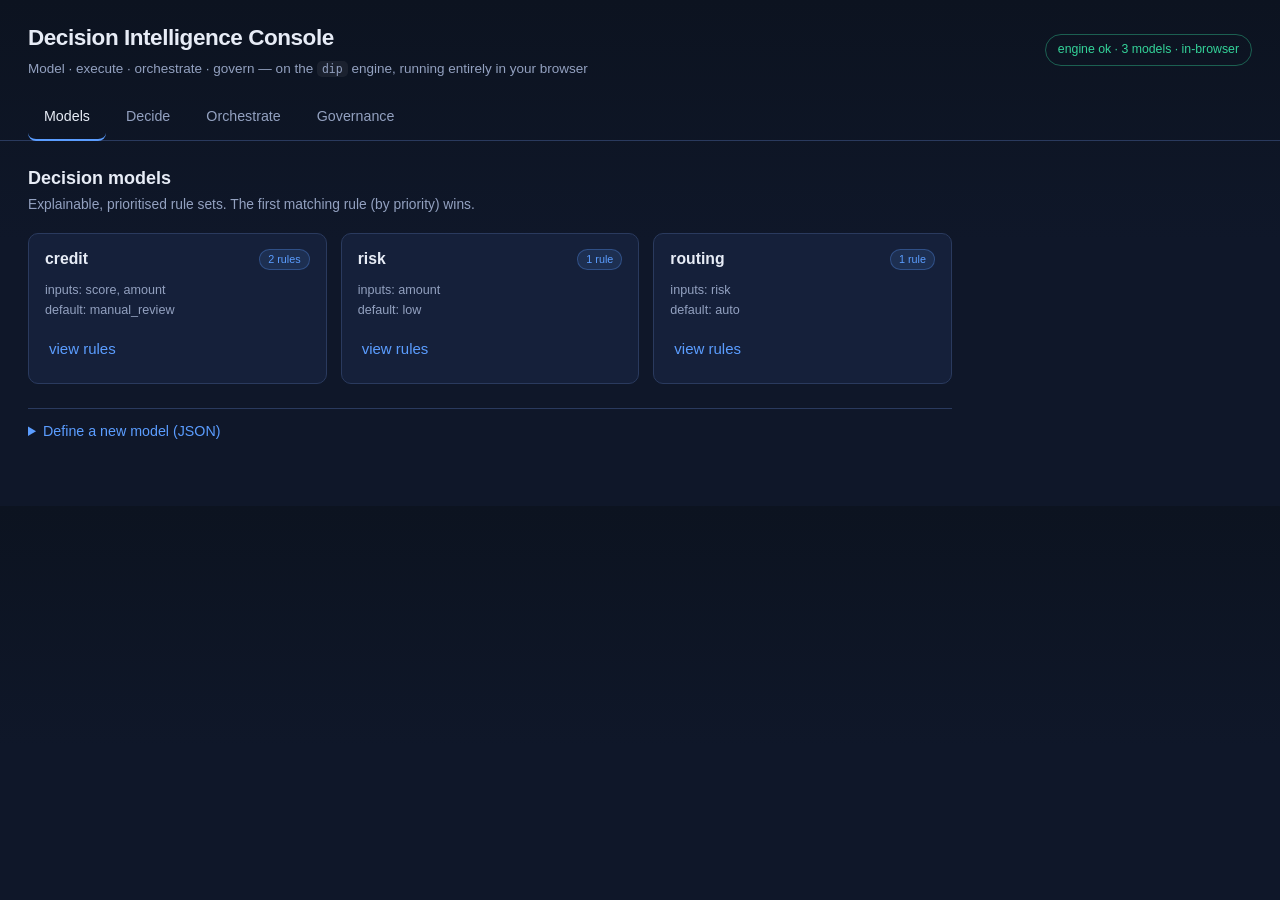
<file: site/index.html>
<!DOCTYPE html>
<html lang="en">
<head>
  <meta charset="utf-8" />
  <meta name="viewport" content="width=device-width, initial-scale=1" />
  <title>Decision Intelligence Console</title>
  <link rel="stylesheet" href="style.css" />
  <link rel="icon" href="data:," />
</head>
<body>
  <header class="topbar">
    <div class="brand">
      <h1>Decision Intelligence Console</h1>
      <p class="tagline">Model &middot; execute &middot; orchestrate &middot; govern &mdash; on the <code>dip</code> engine, running entirely in your browser</p>
    </div>
    <div id="health" class="health" title="engine status">connecting&hellip;</div>
  </header>

  <nav class="tabs">
    <button class="tab active" data-target="panel-models">Models</button>
    <button class="tab" data-target="panel-decide">Decide</button>
    <button class="tab" data-target="panel-orchestrate">Orchestrate</button>
    <button class="tab" data-target="panel-governance">Governance</button>
  </nav>

  <main>
    <!-- Models ---------------------------------------------------------->
    <section id="panel-models" class="panel active">
      <div class="panel-head">
        <h2>Decision models</h2>
        <p>Explainable, prioritised rule sets. The first matching rule (by priority) wins.</p>
      </div>
      <div id="models-list" class="cards"></div>

      <details class="define">
        <summary>Define a new model (JSON)</summary>
        <p class="hint">Register or replace a model. Operators:
          <code>eq, ne, gt, gte, lt, lte, in, not_in, contains</code>; logic: <code>all</code> / <code>any</code>.</p>
        <textarea id="model-json" spellcheck="false" rows="16"></textarea>
        <div class="row">
          <button id="register-model" class="primary">Register model</button>
          <span id="model-msg" class="msg"></span>
        </div>
      </details>
    </section>

    <!-- Decide ---------------------------------------------------------->
    <section id="panel-decide" class="panel">
      <div class="panel-head">
        <h2>Run a decision</h2>
        <p>Execute a model against input data and inspect the explainable trace.</p>
      </div>
      <div class="form-grid">
        <label for="decide-model">Model</label>
        <select id="decide-model"></select>
        <label for="decide-inputs">Inputs (JSON)</label>
        <textarea id="decide-inputs" spellcheck="false" rows="8"></textarea>
      </div>
      <div class="row">
        <button id="run-decide" class="primary">Run decision</button>
      </div>
      <div id="decide-result" class="result-area"></div>
    </section>

    <!-- Orchestrate ----------------------------------------------------->
    <section id="panel-orchestrate" class="panel">
      <div class="panel-head">
        <h2>Orchestrate a decision flow</h2>
        <p>Chain decision services into a flow. Each step's outcome is written to the
          shared context as <code>&lt;service&gt;_outcome</code>; a mapper feeds it into the next step.</p>
      </div>
      <div id="flow-steps" class="flow-steps"></div>
      <div class="row">
        <button id="add-step">+ Add step</button>
        <button id="load-example" class="link">Load risk &rarr; routing example</button>
      </div>
      <div class="form-grid">
        <label for="flow-inputs">Initial inputs (JSON)</label>
        <textarea id="flow-inputs" spellcheck="false" rows="6"></textarea>
      </div>
      <div class="row">
        <button id="run-flow" class="primary">Run flow</button>
      </div>
      <div id="flow-result" class="result-area"></div>
    </section>

    <!-- Governance ------------------------------------------------------>
    <section id="panel-governance" class="panel">
      <div class="panel-head">
        <h2>Governance &amp; monitoring</h2>
        <p>An append-only audit log of every decision the engine has executed (this session, in-memory).</p>
      </div>
      <div class="row">
        <input id="audit-filter" type="text" placeholder="filter by model name (optional)" />
        <button id="refresh-audit" class="primary">Refresh</button>
      </div>
      <table class="audit">
        <thead>
          <tr><th>Time (UTC)</th><th>Model</th><th>Inputs</th><th>Outcome</th><th>Matched rule</th></tr>
        </thead>
        <tbody id="audit-body"></tbody>
      </table>
    </section>
  </main>

  <script src="engine.js"></script>
  <script src="app.js"></script>
</body>
</html>
</file>
<file: site/style.css>
:root {
  --bg: #0f1729;
  --panel: #15203a;
  --panel-2: #1b294a;
  --line: #2a3a5e;
  --text: #e7ecf6;
  --muted: #93a1c0;
  --accent: #5b9dff;
  --accent-2: #7c5bff;
  --ok: #34d399;
  --warn: #fbbf24;
  --radius: 10px;
  font-size: 15px;
}

* { box-sizing: border-box; }

body {
  margin: 0;
  background: linear-gradient(180deg, #0c1320, #0f1729 240px);
  color: var(--text);
  font-family: -apple-system, BlinkMacSystemFont, "Segoe UI", Roboto, Helvetica, Arial, sans-serif;
  line-height: 1.45;
}

code {
  font-family: "SF Mono", ui-monospace, SFMono-Regular, Menlo, Consolas, monospace;
  background: rgba(255, 255, 255, 0.06);
  padding: 1px 5px;
  border-radius: 5px;
  font-size: 0.85em;
}

.topbar {
  display: flex;
  align-items: center;
  justify-content: space-between;
  padding: 22px 28px 16px;
  gap: 16px;
}
.brand h1 { margin: 0; font-size: 1.5rem; letter-spacing: -0.02em; }
.tagline { margin: 4px 0 0; color: var(--muted); font-size: 0.9rem; }

.health {
  font-size: 0.82rem;
  padding: 6px 12px;
  border-radius: 999px;
  border: 1px solid var(--line);
  color: var(--muted);
  white-space: nowrap;
}
.health.ok { color: var(--ok); border-color: rgba(52, 211, 153, 0.4); }
.health.down { color: #f87171; border-color: rgba(248, 113, 113, 0.4); }

.tabs {
  display: flex;
  gap: 4px;
  padding: 0 28px;
  border-bottom: 1px solid var(--line);
}
.tab {
  background: none;
  border: none;
  color: var(--muted);
  padding: 12px 16px;
  font-size: 0.95rem;
  cursor: pointer;
  border-bottom: 2px solid transparent;
  margin-bottom: -1px;
}
.tab:hover { color: var(--text); }
.tab.active { color: var(--text); border-bottom-color: var(--accent); }

main { padding: 24px 28px 64px; max-width: 980px; }
.panel { display: none; }
.panel.active { display: block; animation: fade 0.18s ease; }
@keyframes fade { from { opacity: 0; transform: translateY(3px); } to { opacity: 1; } }

.panel-head h2 { margin: 0 0 4px; font-size: 1.2rem; }
.panel-head p { margin: 0 0 18px; color: var(--muted); font-size: 0.92rem; }

.cards { display: grid; grid-template-columns: repeat(auto-fill, minmax(240px, 1fr)); gap: 14px; }
.card {
  background: var(--panel);
  border: 1px solid var(--line);
  border-radius: var(--radius);
  padding: 14px 16px;
}
.model-head { display: flex; align-items: center; justify-content: space-between; }
.model-name { font-weight: 600; font-size: 1.05rem; }
.badge {
  font-size: 0.72rem;
  color: var(--accent);
  background: rgba(91, 157, 255, 0.12);
  border: 1px solid rgba(91, 157, 255, 0.3);
  padding: 2px 8px;
  border-radius: 999px;
}
.model-meta { display: flex; flex-direction: column; gap: 2px; margin: 10px 0; color: var(--muted); font-size: 0.84rem; }
.rules { margin-top: 8px; border-top: 1px solid var(--line); padding-top: 8px; }
.rule { font-size: 0.84rem; margin: 6px 0; }
.rule .rule-name { font-weight: 600; }
.rule .cond { color: var(--muted); margin-left: 8px; }

button {
  font: inherit;
  cursor: pointer;
  border-radius: 8px;
  border: 1px solid var(--line);
  background: var(--panel-2);
  color: var(--text);
  padding: 9px 16px;
}
button:hover { border-color: var(--accent); }
button.primary { background: var(--accent); border-color: var(--accent); color: #08101f; font-weight: 600; }
button.primary:hover { filter: brightness(1.08); }
button.link { background: none; border: none; color: var(--accent); padding: 9px 4px; }
button.link:hover { text-decoration: underline; }

.row { display: flex; align-items: center; gap: 12px; margin: 14px 0; flex-wrap: wrap; }
.msg { font-size: 0.86rem; color: var(--muted); }
.msg.ok { color: var(--ok); }
.msg.err { color: #f87171; }

.define { margin-top: 24px; border-top: 1px solid var(--line); padding-top: 12px; }
.define summary { cursor: pointer; color: var(--accent); font-size: 0.95rem; }
.hint { color: var(--muted); font-size: 0.85rem; }

textarea, select, input[type="text"] {
  width: 100%;
  background: #0c1426;
  color: var(--text);
  border: 1px solid var(--line);
  border-radius: 8px;
  padding: 10px 12px;
  font-size: 0.9rem;
}
textarea { font-family: "SF Mono", ui-monospace, Menlo, Consolas, monospace; resize: vertical; }
select { width: auto; min-width: 180px; }
input[type="text"] { max-width: 320px; }
textarea:focus, select:focus, input:focus { outline: none; border-color: var(--accent); }

.form-grid { display: grid; grid-template-columns: 120px 1fr; gap: 12px 16px; align-items: start; margin-bottom: 8px; }
.form-grid label { color: var(--muted); font-size: 0.88rem; padding-top: 9px; }

.result-area { margin-top: 18px; }
.result { background: var(--panel); border: 1px solid var(--line); border-radius: var(--radius); padding: 18px; }
.outcome { display: flex; align-items: baseline; gap: 12px; }
.outcome-label { color: var(--muted); font-size: 0.8rem; text-transform: uppercase; letter-spacing: 0.08em; }
.outcome-value { font-size: 1.6rem; font-weight: 700; }
.outcome-value.matched { color: var(--ok); }
.outcome-value.default { color: var(--warn); }
.result-meta { color: var(--muted); font-size: 0.88rem; margin: 6px 0 14px; }

.trace { border-top: 1px solid var(--line); padding-top: 12px; }
.trace-title { font-size: 0.78rem; text-transform: uppercase; letter-spacing: 0.08em; color: var(--muted); margin-bottom: 8px; }
.trace-step { display: flex; align-items: center; gap: 10px; padding: 6px 0; font-size: 0.92rem; }
.trace-step .dot { width: 9px; height: 9px; border-radius: 50%; background: var(--line); flex: none; }
.trace-step.hit .dot { background: var(--ok); }
.trace-flag { margin-left: auto; font-size: 0.78rem; color: var(--muted); }
.trace-step.hit .trace-flag { color: var(--ok); }

.flow-steps { display: flex; flex-direction: column; gap: 12px; }
.flow-step { background: var(--panel); border: 1px solid var(--line); border-radius: var(--radius); padding: 12px 14px; }
.flow-step .flow-step-head { display: flex; align-items: center; gap: 10px; margin-bottom: 8px; }
.flow-step .step-num { color: var(--muted); font-size: 0.8rem; }
.flow-step .remove { margin-left: auto; }
.flow-step label { display: block; color: var(--muted); font-size: 0.8rem; margin: 6px 0 4px; }
.flow-step textarea { rows: 2; min-height: 52px; }

.flow-result-step { background: var(--panel); border: 1px solid var(--line); border-radius: var(--radius); padding: 12px 16px; margin-bottom: 10px; }
.flow-result-step .step-model { font-weight: 600; }
.flow-result-step .step-outcome { color: var(--ok); font-weight: 600; }
.final-outcome { margin-top: 8px; font-size: 1.05rem; }
.final-outcome b { color: var(--ok); }

table.audit { width: 100%; border-collapse: collapse; margin-top: 12px; font-size: 0.86rem; }
table.audit th, table.audit td { text-align: left; padding: 9px 10px; border-bottom: 1px solid var(--line); vertical-align: top; }
table.audit th { color: var(--muted); font-weight: 600; font-size: 0.78rem; text-transform: uppercase; letter-spacing: 0.05em; }
table.audit td code { font-size: 0.82em; }
table.audit tbody tr:hover { background: rgba(255, 255, 255, 0.02); }
.empty { color: var(--muted); font-style: italic; padding: 14px 0; }

.errbox { background: rgba(248, 113, 113, 0.1); border: 1px solid rgba(248, 113, 113, 0.4); color: #fca5a5; padding: 10px 14px; border-radius: 8px; font-size: 0.9rem; }
</file>
